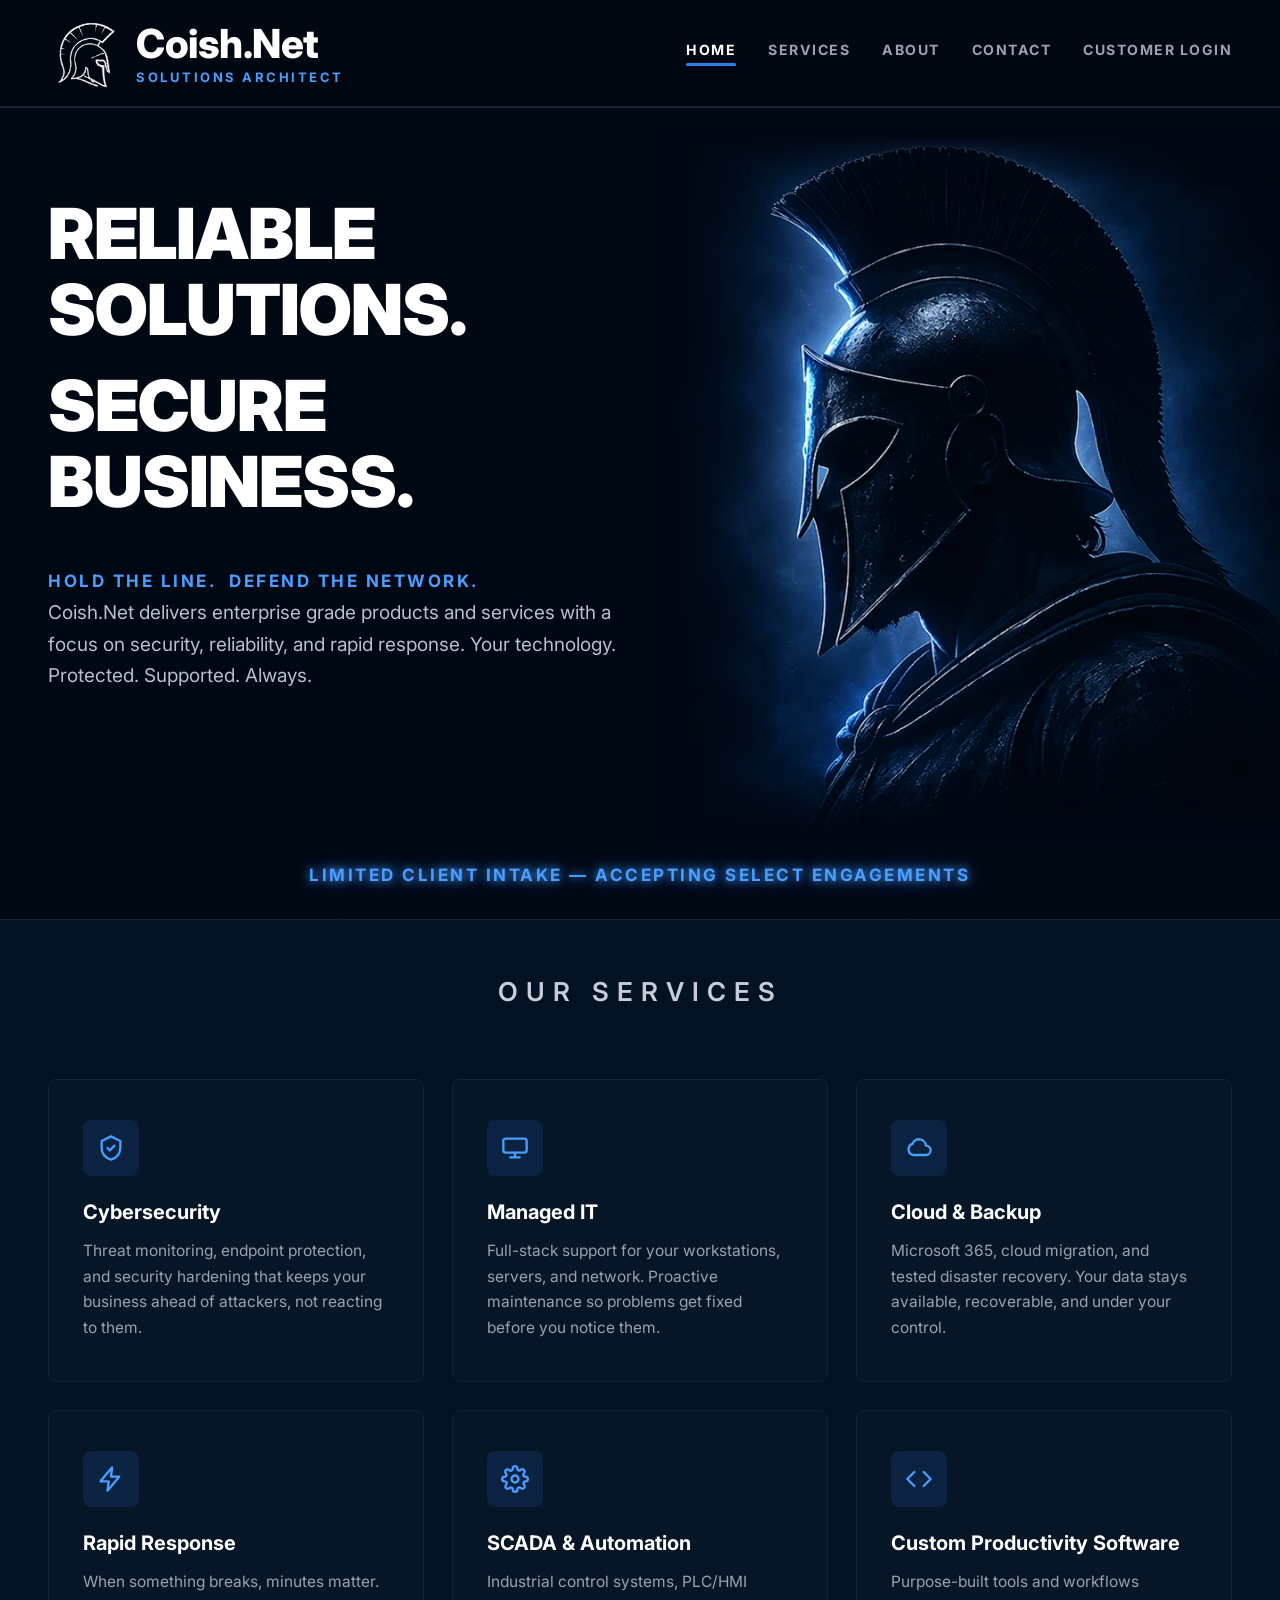
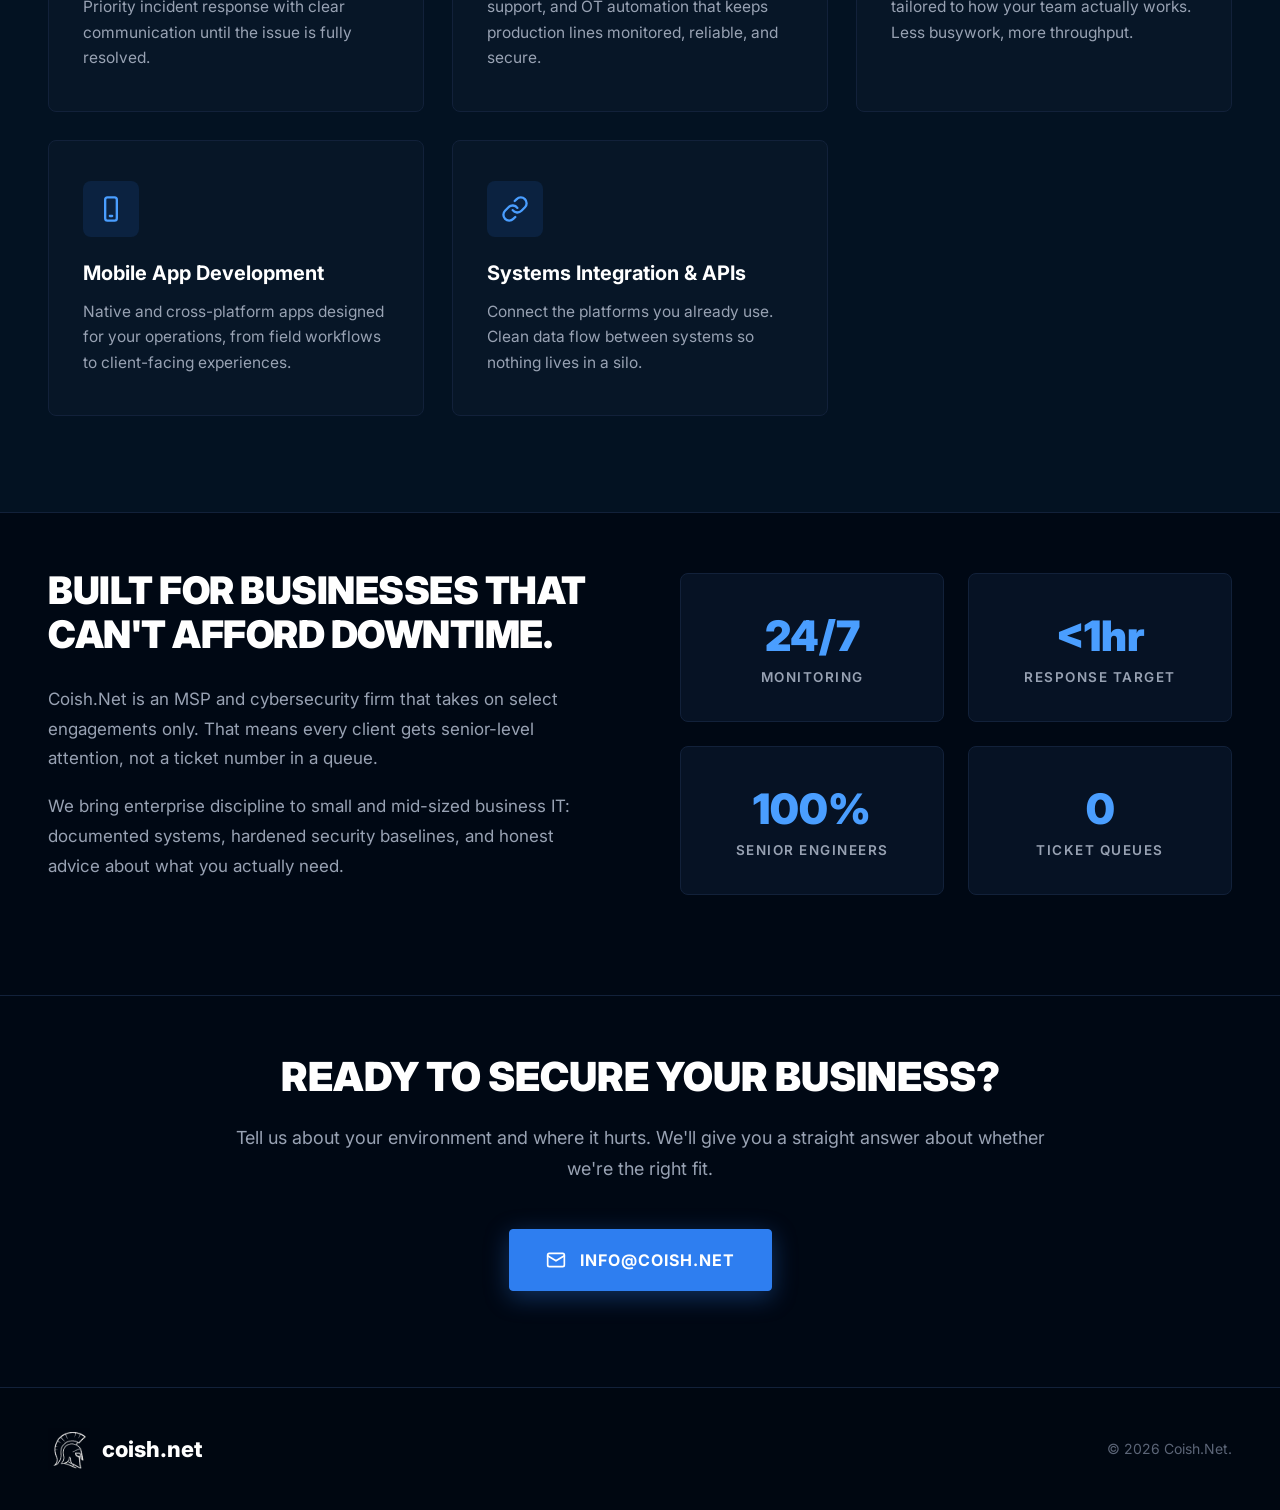
<file: index.html>
<!DOCTYPE html>
<html lang="en">
<head>
<meta charset="UTF-8">
<meta name="viewport" content="width=device-width, initial-scale=1.0">
<title>Coish.Net — Reliable IT / OT Solutions. Secure Business.</title>
<meta name="description" content="Coish.Net delivers enterprise-grade IT and OT solutions: managed IT, cybersecurity, SCADA and industrial automation, cloud backup, rapid incident response, and systems integration. Your technology. Protected. Supported. Always.">
<meta name="keywords" content="IT OT solutions, managed IT services, MSP, cybersecurity, OT security, industrial cybersecurity, SCADA support, PLC HMI, industrial automation, managed detection and response, endpoint protection, Microsoft 365, cloud backup, disaster recovery, systems integration, API integration, custom software, mobile app development, rapid incident response, SMB IT support, Coish.Net">
<meta name="author" content="Coish.Net">
<meta name="robots" content="index, follow, max-image-preview:large, max-snippet:-1, max-video-preview:-1">
<meta name="googlebot" content="index, follow, max-image-preview:large, max-snippet:-1, max-video-preview:-1">
<meta name="bingbot" content="index, follow">
<meta name="rating" content="general">
<meta name="revisit-after" content="7 days">
<meta name="theme-color" content="#000814">
<meta name="color-scheme" content="dark">
<link rel="canonical" href="https://www.coish.net/">
<link rel="alternate" hreflang="en" href="https://www.coish.net/">
<link rel="alternate" hreflang="x-default" href="https://www.coish.net/">
<link rel="sitemap" type="application/xml" title="Sitemap" href="https://www.coish.net/sitemap.xml">
<meta property="og:locale" content="en_US">
<meta property="og:type" content="website">
<meta property="og:site_name" content="Coish.Net">
<meta property="og:title" content="Coish.Net — Reliable IT / OT Solutions. Secure Business.">
<meta property="og:description" content="Enterprise-grade IT and OT products and services focused on security, reliability, and rapid response. Managed IT, cybersecurity, SCADA and automation, cloud and backup.">
<meta property="og:url" content="https://www.coish.net/">
<meta name="twitter:card" content="summary_large_image">
<meta name="twitter:title" content="Coish.Net — Reliable IT / OT Solutions. Secure Business.">
<meta name="twitter:description" content="Enterprise-grade IT and OT solutions: cybersecurity, managed IT, SCADA and automation, cloud backup, and rapid response.">
<script type="application/ld+json">
{
  "@context": "https://schema.org",
  "@graph": [
    {
      "@type": "WebSite",
      "@id": "https://www.coish.net/#website",
      "url": "https://www.coish.net/",
      "name": "Coish.Net",
      "description": "Reliable IT / OT solutions for secure business operations.",
      "publisher": { "@id": "https://www.coish.net/#organization" },
      "inLanguage": "en-US"
    },
    {
      "@type": "Organization",
      "@id": "https://www.coish.net/#organization",
      "name": "Coish.Net",
      "url": "https://www.coish.net/",
      "email": "info@coish.net",
      "description": "MSP and cybersecurity firm delivering enterprise-grade IT and OT products and services with a focus on security, reliability, and rapid response.",
      "contactPoint": {
        "@type": "ContactPoint",
        "email": "info@coish.net",
        "contactType": "sales",
        "availableLanguage": ["English"]
      },
      "areaServed": "Worldwide",
      "knowsAbout": [
        "Managed IT services",
        "Cybersecurity",
        "OT security",
        "SCADA and industrial automation",
        "Cloud and backup",
        "Systems integration",
        "Custom software development"
      ]
    },
    {
      "@type": "ProfessionalService",
      "@id": "https://www.coish.net/#service",
      "name": "Coish.Net IT / OT Solutions",
      "url": "https://www.coish.net/",
      "email": "info@coish.net",
      "description": "Select-engagement managed IT, cybersecurity, SCADA and automation, cloud backup, rapid response, custom software, mobile apps, and systems integration.",
      "provider": { "@id": "https://www.coish.net/#organization" },
      "serviceType": [
        "Cybersecurity",
        "Managed IT",
        "Cloud and Backup",
        "Rapid Response",
        "SCADA and Automation",
        "Custom Productivity Software",
        "Mobile App Development",
        "Systems Integration and APIs"
      ],
      "areaServed": "Worldwide",
      "availableChannel": {
        "@type": "ServiceChannel",
        "serviceUrl": "https://www.coish.net/#contact",
        "availableLanguage": "English"
      }
    },
    {
      "@type": "WebPage",
      "@id": "https://www.coish.net/#webpage",
      "url": "https://www.coish.net/",
      "name": "Coish.Net — Reliable IT / OT Solutions. Secure Business.",
      "isPartOf": { "@id": "https://www.coish.net/#website" },
      "about": { "@id": "https://www.coish.net/#organization" },
      "description": "Coish.Net delivers enterprise-grade IT and OT solutions with a focus on security, reliability, and rapid response.",
      "inLanguage": "en-US"
    }
  ]
}
</script>
<link rel="icon" type="image/webp" href="[data-uri]">
<link rel="preconnect" href="https://fonts.googleapis.com">
<link rel="preconnect" href="https://fonts.gstatic.com" crossorigin>
<link href="https://fonts.googleapis.com/css2?family=Inter:wght@400;500;600;700;800;900&display=swap" rel="stylesheet">
<style>
  :root{
    --bg:#000814;
    --bg-header:#000711;
    --bg-panel:#061224;
    --blue:#2e7ef0;
    --blue-bright:#4a9eff;
    --text:#ffffff;
    --text-dim:#98a2b3;
    --line:#12213a;
  }
  *{margin:0;padding:0;box-sizing:border-box}
  html{scroll-behavior:smooth}
  body{
    background:var(--bg);
    color:var(--text);
    font-family:'Inter',system-ui,-apple-system,sans-serif;
    -webkit-font-smoothing:antialiased;
    overflow-x:hidden;
  }
  a{color:inherit;text-decoration:none}

  /* ============ HEADER ============ */
  header{
    position:sticky;top:0;z-index:50;
    background:var(--bg-header);
    border-bottom:1px solid var(--line);
  }
  .header-inner{
    position:relative;
    max-width:1440px;margin:0 auto;
    padding:16px clamp(20px,4vw,48px);
    display:flex;align-items:center;justify-content:space-between;
    gap:16px;
  }
  .brand{display:flex;align-items:center;gap:14px;min-width:0}
  .brand img{width:clamp(48px,6vw,74px);height:clamp(48px,6vw,74px);flex-shrink:0}
  .brand-copy{display:flex;flex-direction:column;line-height:1.1;min-width:0}
  .brand-name{font-size:clamp(24px,3.2vw,40px);font-weight:800;letter-spacing:-0.5px}
  .brand-tagline{
    color:var(--blue-bright);
    font-size:clamp(10px,1.1vw,13px);font-weight:700;letter-spacing:2.5px;
    text-transform:uppercase;
    margin-top:4px;
  }
  nav{display:flex;flex-wrap:wrap;justify-content:flex-end;gap:clamp(16px,2.5vw,44px)}
  nav a{
    font-size:clamp(12px,1.1vw,15px);font-weight:700;letter-spacing:1.5px;
    color:var(--text-dim);
    padding-bottom:8px;position:relative;
    transition:color .2s;
    white-space:nowrap;
  }
  nav a:hover,nav a:focus-visible{color:#fff}
  nav a.active{color:#fff}
  nav a.active::after{
    content:'';position:absolute;left:0;right:0;bottom:0;
    height:3px;background:var(--blue);border-radius:2px;
  }
  .menu-btn{display:none;background:none;border:1px solid var(--line);color:#fff;
    padding:10px 12px;border-radius:6px;cursor:pointer;font-size:18px;flex-shrink:0}

  /* ============ HERO ============ */
  .hero{
    position:relative;
    display:grid;
    grid-template-columns:minmax(0,1.05fr) minmax(0,1fr);
    grid-template-rows:auto auto;
    align-items:start;
    column-gap:24px;
    max-width:1440px;margin:0 auto;
    padding:24px 0 32px;
  }
  .hero-copy{
    position:relative;z-index:2;
    grid-column:1;grid-row:1;
    padding:clamp(24px,5vw,70px) clamp(20px,3vw,24px) 0 clamp(20px,4vw,48px);
    min-width:0;
  }
  .eyebrow{
    color:var(--blue-bright);
    font-size:clamp(13px,1.4vw,17px);font-weight:700;letter-spacing:2.5px;
    text-transform:uppercase;
    margin:0 0 16px;
  }
  h1{
    font-weight:900;line-height:1.08;letter-spacing:-1px;
    text-transform:uppercase;
  }
  .hero-copy h1{font-size:clamp(36px,5.5vw,72px)}
  .hero-copy h1 .h1-line{display:block;line-height:1.08}
  .hero-copy h1 .h1-line + .h1-line{margin-top:clamp(12px,1.6vw,20px)}
  .hero-copy .eyebrow{margin:clamp(28px,4vw,52px) 0 6px}
  .hero-copy p{
    color:#b8c0cc;
    font-size:clamp(16px,1.5vw,19px);line-height:1.65;
    max-width:620px;
  }
  .hero-intake{
    grid-column:1 / -1;
    grid-row:2;
    margin-top:clamp(16px,2.5vw,28px);
    padding:0 clamp(20px,4vw,48px);
    text-align:center;
    position:relative;
    z-index:3;
  }
  .hero-intake .intake-notice{
    margin:0 auto;
    max-width:100%;
    color:var(--blue-bright);
    font-size:clamp(12px,1.4vw,17px);font-weight:700;letter-spacing:clamp(1px,0.2vw,2.5px);
    text-transform:uppercase;
    line-height:1.45;
    text-shadow:
      0 0 8px rgba(74,158,255,.95),
      0 0 18px rgba(74,158,255,.65),
      0 0 36px rgba(46,126,240,.45);
  }
  .btn{
    display:inline-flex;align-items:center;gap:14px;
    font-size:16px;font-weight:700;letter-spacing:1px;
    padding:20px 36px;border-radius:4px;
    cursor:pointer;transition:transform .15s, box-shadow .2s, background .2s, border-color .2s;
    text-transform:uppercase;
  }
  .btn svg{width:20px;height:20px}
  .btn-primary{
    background:var(--blue);color:#fff;border:1px solid var(--blue);
    box-shadow:0 6px 24px rgba(46,126,240,.35);
  }
  .btn-primary:hover{background:#3d8bf5;transform:translateY(-2px)}
  .btn-outline{
    background:transparent;color:#fff;border:1px solid #2e4a75;
  }
  .btn-outline:hover{border-color:var(--blue-bright);transform:translateY(-2px)}
  .btn:focus-visible{outline:2px solid var(--blue-bright);outline-offset:3px}

  .hero-art{
    grid-column:2;grid-row:1;
    position:relative;
    align-self:center;
    display:flex;align-items:center;justify-content:flex-end;
    min-width:0;
  }
  .hero-art img{
    width:100%;max-width:720px;height:auto;
    display:block;
    user-select:none;-webkit-user-drag:none;
  }
  @media (prefers-reduced-motion:no-preference){
    .hero-copy{animation:rise .8s ease-out both}
    .hero-art img{animation:fadeIn 1.2s ease-out both}
    @keyframes rise{from{opacity:0;transform:translateY(24px)}to{opacity:1;transform:none}}
    @keyframes fadeIn{from{opacity:0}to{opacity:1}}
  }

  /* ============ SECTION HEADERS ============ */
  section{border-top:1px solid var(--line)}
  #services{background:#031222;border-top:1px solid #12233d}
  .section-inner{max-width:1440px;margin:0 auto;padding:56px clamp(20px,4vw,48px) 96px}
  .section-title{
    text-align:center;
    font-size:26px;font-weight:600;letter-spacing:8px;
    text-transform:uppercase;color:#c6cdd8;
    margin-bottom:72px;
  }

  /* ============ SERVICES ============ */
  .services-grid{
    display:grid;grid-template-columns:repeat(auto-fit,minmax(280px,1fr));
    gap:28px;
  }
  .card{
    background:#071627;
    border:1px solid var(--line);
    border-radius:8px;
    padding:40px 34px;
    transition:transform .2s,border-color .2s;
  }
  .card:hover{transform:translateY(-6px);border-color:#2e4a75}
  .card .icon{
    width:56px;height:56px;border-radius:8px;
    background:rgba(46,126,240,.12);
    display:flex;align-items:center;justify-content:center;
    margin-bottom:24px;
  }
  .card .icon svg{width:28px;height:28px;stroke:var(--blue-bright)}
  .card h3{font-size:20px;font-weight:700;margin-bottom:14px}
  .card p{color:var(--text-dim);font-size:15.5px;line-height:1.65}

  /* ============ ABOUT ============ */
  .about-grid{
    display:grid;grid-template-columns:1fr 1fr;gap:80px;align-items:center;
  }
  .about-grid h2{
    font-size:38px;font-weight:900;text-transform:uppercase;
    line-height:1.15;letter-spacing:-.5px;margin-bottom:28px;
  }
  .about-grid p{color:var(--text-dim);font-size:17px;line-height:1.75;margin-bottom:18px}
  .stats{display:grid;grid-template-columns:1fr 1fr;gap:24px}
  .stat{
    background:var(--bg-panel);border:1px solid var(--line);
    border-radius:8px;padding:36px 28px;text-align:center;
  }
  .stat .num{font-size:42px;font-weight:900;color:var(--blue-bright)}
  .stat .lbl{color:var(--text-dim);font-size:13.5px;letter-spacing:1.5px;
    text-transform:uppercase;margin-top:8px;font-weight:600}

  /* ============ CONTACT ============ */
  .contact-box{max-width:820px;margin:0 auto;text-align:center}
  .contact-box h2{font-size:40px;font-weight:900;text-transform:uppercase;margin-bottom:22px}
  .contact-box p{color:var(--text-dim);font-size:18px;line-height:1.7;margin-bottom:44px}
  .contact-methods{display:flex;gap:24px;justify-content:center;flex-wrap:wrap}

  /* ============ FOOTER ============ */
  footer{border-top:1px solid var(--line);background:var(--bg-header)}
  .footer-inner{
    max-width:1440px;margin:0 auto;padding:40px clamp(20px,4vw,48px);
    display:flex;align-items:center;justify-content:space-between;
    flex-wrap:wrap;gap:20px;
  }
  .footer-brand{display:flex;align-items:center;gap:12px;font-weight:800;font-size:22px}
  .footer-brand img{width:42px;height:42px}
  footer .fine{color:#5b6577;font-size:14px}

  /* ============ RESPONSIVE ============ */
  @media (max-width:1100px){
    nav{
      display:none;position:absolute;top:100%;left:0;right:0;
      background:var(--bg-header);border-bottom:1px solid var(--line);
      flex-direction:column;flex-wrap:nowrap;gap:0;padding:12px 0;
      justify-content:flex-start;
    }
    nav.open{display:flex}
    nav a{padding:16px clamp(20px,4vw,48px);white-space:normal}
    nav a.active::after{display:none}
    .menu-btn{display:block}
  }
  @media (max-width:1024px){
    .hero{
      grid-template-columns:1fr;
      grid-template-rows:auto auto auto;
      column-gap:0;
      padding:8px 0 40px;
    }
    .hero-art{
      grid-column:1;grid-row:1;
      justify-content:center;padding:12px clamp(20px,4vw,48px) 0;
    }
    .hero-copy{
      grid-column:1;grid-row:2;
      padding:20px clamp(20px,4vw,48px) 0;
    }
    .hero-intake{
      grid-column:1;grid-row:3;
      margin-top:24px;
      padding:0 clamp(20px,4vw,48px);
    }
    .hero-art img{max-width:min(520px,100%)}
    .about-grid{grid-template-columns:1fr;gap:48px}
  }
  @media (max-width:820px){
    .header-inner{padding:12px 20px}
    .section-inner{padding:56px 20px 72px}
    .section-title{letter-spacing:5px;font-size:20px;margin-bottom:48px}
    .hero-copy .eyebrow{margin-top:28px}
    .stats{grid-template-columns:1fr 1fr}
    .contact-box h2{font-size:clamp(28px,8vw,40px)}
    .about-grid h2{font-size:clamp(28px,7vw,38px)}
  }
  @media (max-width:480px){
    .services-grid{grid-template-columns:1fr}
    .stats{grid-template-columns:1fr}
  }
</style>
</head>
<body>

<header role="banner">
  <div class="header-inner">
    <a class="brand" href="#home" aria-label="Coish.Net home">
      <img src="[data-uri]" alt="Coish.Net Spartan helmet logo">
      <div class="brand-copy">
        <span class="brand-name">Coish.Net</span>
        <span class="brand-tagline">Solutions Architect</span>
      </div>
    </a>
    <button class="menu-btn" aria-label="Toggle menu" onclick="document.getElementById('nav').classList.toggle('open')">&#9776;</button>
    <nav id="nav" aria-label="Primary">
      <a href="#home" class="active">HOME</a>
      <a href="#services">SERVICES</a>
      <a href="#about">ABOUT</a>
      <a href="#contact">CONTACT</a>
      <a href="https://billing.coish.net">CUSTOMER LOGIN</a>
    </nav>
  </div>
</header>

<main id="main-content">
<!-- ============ HERO ============ -->
<section class="hero" id="home" aria-label="Home">
  <div class="hero-copy">
    <h1>
      <span class="h1-line">Reliable<br>Solutions.</span>
      <span class="h1-line">Secure<br>Business.</span>
    </h1>
    <div class="eyebrow">Hold the Line.&nbsp; Defend the Network.</div>
    <p>Coish.Net delivers enterprise grade products and services with a focus on security, reliability, and rapid response. Your technology. Protected. Supported. Always.</p>
  </div>

  <div class="hero-art">
    <img src="[data-uri]" alt="Spartan warrior in a dark helmet lit by blue light" loading="eager">
  </div>

  <div class="hero-intake">
    <p class="intake-notice">Limited Client Intake — Accepting Select Engagements</p>
  </div>
</section>

<!-- ============ SERVICES ============ -->
<section id="services" aria-labelledby="services-heading">
  <div class="section-inner">
    <h2 class="section-title" id="services-heading">Our Services</h2>
    <div class="services-grid">
      <div class="card">
        <div class="icon"><svg viewBox="0 0 24 24" fill="none" stroke-width="2" stroke-linecap="round" stroke-linejoin="round"><path d="M12 2l8 4v6c0 5-3.5 8.5-8 10-4.5-1.5-8-5-8-10V6l8-4z"/><path d="M9 12l2 2 4-4"/></svg></div>
        <h3>Cybersecurity</h3>
        <p>Threat monitoring, endpoint protection, and security hardening that keeps your business ahead of attackers, not reacting to them.</p>
      </div>
      <div class="card">
        <div class="icon"><svg viewBox="0 0 24 24" fill="none" stroke-width="2" stroke-linecap="round" stroke-linejoin="round"><rect x="2" y="4" width="20" height="12" rx="2"/><path d="M8 20h8M12 16v4"/></svg></div>
        <h3>Managed IT</h3>
        <p>Full-stack support for your workstations, servers, and network. Proactive maintenance so problems get fixed before you notice them.</p>
      </div>
      <div class="card">
        <div class="icon"><svg viewBox="0 0 24 24" fill="none" stroke-width="2" stroke-linecap="round" stroke-linejoin="round"><path d="M18 10a6 6 0 0 0-11.6-1.6A5 5 0 0 0 7 18h11a4 4 0 0 0 0-8z"/></svg></div>
        <h3>Cloud &amp; Backup</h3>
        <p>Microsoft 365, cloud migration, and tested disaster recovery. Your data stays available, recoverable, and under your control.</p>
      </div>
      <div class="card">
        <div class="icon"><svg viewBox="0 0 24 24" fill="none" stroke-width="2" stroke-linecap="round" stroke-linejoin="round"><path d="M13 2L3 14h7l-1 8 10-12h-7l1-8z"/></svg></div>
        <h3>Rapid Response</h3>
        <p>When something breaks, minutes matter. Priority incident response with clear communication until the issue is fully resolved.</p>
      </div>
      <div class="card">
        <div class="icon"><svg viewBox="0 0 24 24" fill="none" stroke-width="2" stroke-linecap="round" stroke-linejoin="round"><path d="M12 15a3 3 0 1 0 0-6 3 3 0 0 0 0 6z"/><path d="M19.4 15a1.65 1.65 0 0 0 .33 1.82l.06.06a2 2 0 1 1-2.83 2.83l-.06-.06a1.65 1.65 0 0 0-1.82-.33 1.65 1.65 0 0 0-1 1.51V21a2 2 0 1 1-4 0v-.09a1.65 1.65 0 0 0-1-1.51 1.65 1.65 0 0 0-1.82.33l-.06.06a2 2 0 1 1-2.83-2.83l.06-.06a1.65 1.65 0 0 0 .33-1.82 1.65 1.65 0 0 0-1.51-1H3a2 2 0 1 1 0-4h.09a1.65 1.65 0 0 0 1.51-1 1.65 1.65 0 0 0-.33-1.82l-.06-.06a2 2 0 1 1 2.83-2.83l.06.06a1.65 1.65 0 0 0 1.82.33H9a1.65 1.65 0 0 0 1-1.51V3a2 2 0 1 1 4 0v.09a1.65 1.65 0 0 0 1 1.51 1.65 1.65 0 0 0 1.82-.33l.06-.06a2 2 0 1 1 2.83 2.83l-.06.06a1.65 1.65 0 0 0-.33 1.82V9c.26.604.852 1.01 1.51 1H21a2 2 0 1 1 0 4h-.09a1.65 1.65 0 0 0-1.51 1z"/></svg></div>
        <h3>SCADA &amp; Automation</h3>
        <p>Industrial control systems, PLC/HMI support, and OT automation that keeps production lines monitored, reliable, and secure.</p>
      </div>
      <div class="card">
        <div class="icon"><svg viewBox="0 0 24 24" fill="none" stroke-width="2" stroke-linecap="round" stroke-linejoin="round"><path d="M16 18l6-6-6-6M8 6l-6 6 6 6"/></svg></div>
        <h3>Custom Productivity Software</h3>
        <p>Purpose-built tools and workflows tailored to how your team actually works. Less busywork, more throughput.</p>
      </div>
      <div class="card">
        <div class="icon"><svg viewBox="0 0 24 24" fill="none" stroke-width="2" stroke-linecap="round" stroke-linejoin="round"><rect x="7" y="2" width="10" height="20" rx="2"/><path d="M11 18h2"/></svg></div>
        <h3>Mobile App Development</h3>
        <p>Native and cross-platform apps designed for your operations, from field workflows to client-facing experiences.</p>
      </div>
      <div class="card">
        <div class="icon"><svg viewBox="0 0 24 24" fill="none" stroke-width="2" stroke-linecap="round" stroke-linejoin="round"><path d="M10 13a5 5 0 0 0 7.54.54l3-3a5 5 0 0 0-7.07-7.07l-1.72 1.71"/><path d="M14 11a5 5 0 0 0-7.54-.54l-3 3a5 5 0 0 0 7.07 7.07l1.71-1.71"/></svg></div>
        <h3>Systems Integration &amp; APIs</h3>
        <p>Connect the platforms you already use. Clean data flow between systems so nothing lives in a silo.</p>
      </div>
    </div>
  </div>
</section>

<!-- ============ ABOUT ============ -->
<section id="about" aria-labelledby="about-heading">
  <div class="section-inner about-grid">
    <div>
      <h2 id="about-heading">Built for businesses that can't afford downtime.</h2>
      <p>Coish.Net is an MSP and cybersecurity firm that takes on select engagements only. That means every client gets senior-level attention, not a ticket number in a queue.</p>
      <p>We bring enterprise discipline to small and mid-sized business IT: documented systems, hardened security baselines, and honest advice about what you actually need.</p>
    </div>
    <div class="stats">
      <div class="stat"><div class="num">24/7</div><div class="lbl">Monitoring</div></div>
      <div class="stat"><div class="num">&lt;1hr</div><div class="lbl">Response Target</div></div>
      <div class="stat"><div class="num">100%</div><div class="lbl">Senior Engineers</div></div>
      <div class="stat"><div class="num">0</div><div class="lbl">Ticket Queues</div></div>
    </div>
  </div>
</section>

<!-- ============ CONTACT ============ -->
<section id="contact" aria-labelledby="contact-heading">
  <div class="section-inner">
    <div class="contact-box">
      <h2 id="contact-heading">Ready to secure your business?</h2>
      <p>Tell us about your environment and where it hurts. We'll give you a straight answer about whether we're the right fit.</p>
      <div class="contact-methods">
        <a class="btn btn-primary" href="mailto:info@coish.net">
          <svg viewBox="0 0 24 24" fill="none" stroke="currentColor" stroke-width="2" stroke-linecap="round" stroke-linejoin="round"><rect x="2" y="4" width="20" height="16" rx="2"/><path d="M2 7l10 6 10-6"/></svg>
          info@coish.net
        </a>
      </div>
    </div>
  </div>
</section>
</main>

<footer role="contentinfo">
  <div class="footer-inner">
    <div class="footer-brand">
      <img src="[data-uri]" alt="">
      coish.net
    </div>
    <div class="fine">&copy; 2026 Coish.Net.</div>
  </div>
</footer>

<script>
  const links = document.querySelectorAll('nav a');
  links.forEach(a => a.addEventListener('click', () => {
    document.getElementById('nav').classList.remove('open');
    links.forEach(l => l.classList.remove('active'));
    a.classList.add('active');
  }));
</script>
</body>
</html>
</file>
